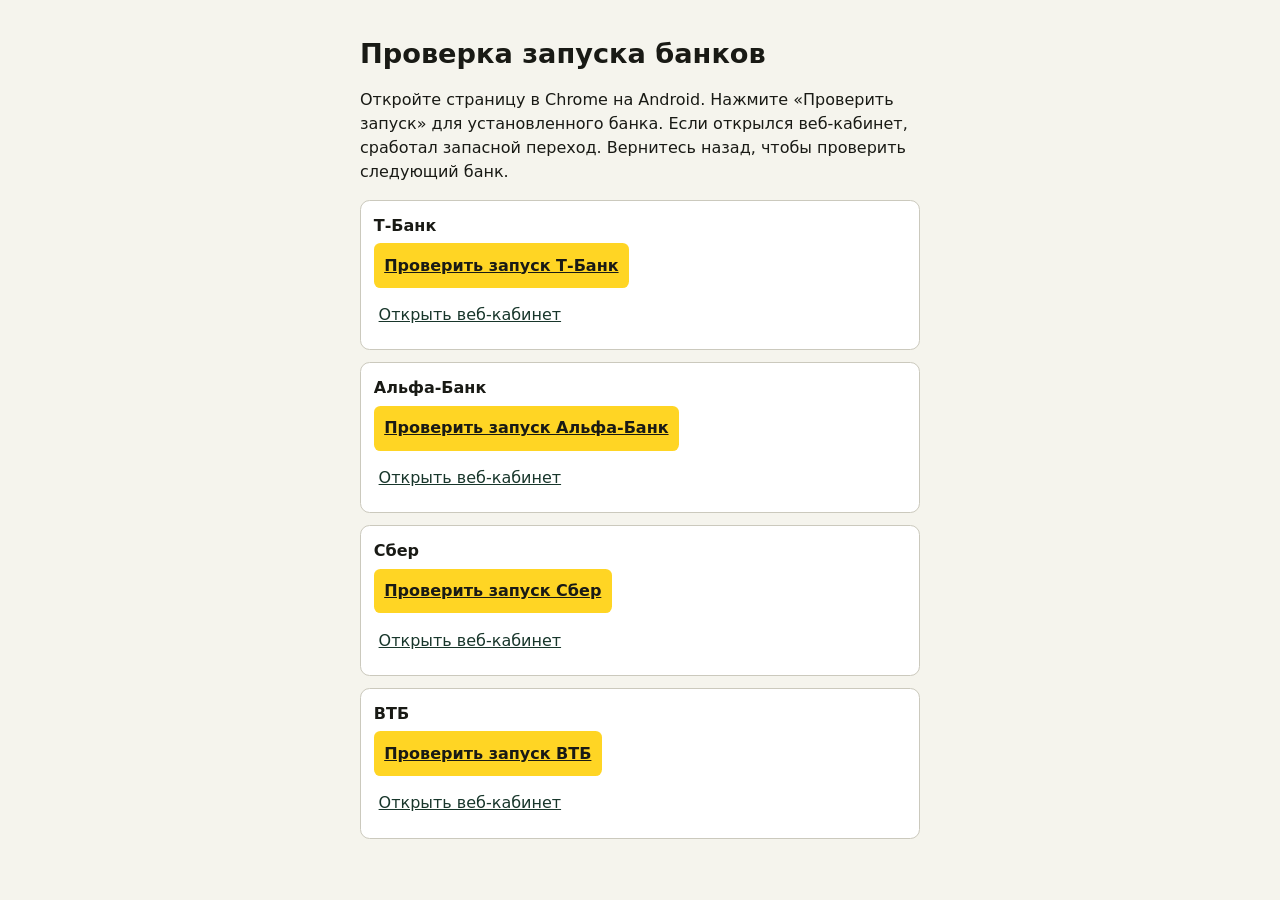
<file: android-bank-test.html>
<!doctype html>
<html lang="ru"><meta charset="utf-8"><meta name="viewport" content="width=device-width,initial-scale=1">
<title>Проверка запуска банков на Android</title>
<style>
body{margin:0;background:#f5f4ed;color:#191a15;font:16px/1.5 system-ui,sans-serif}
main{max-width:35rem;margin:auto;padding:1.25rem}h1{font-size:1.7rem;line-height:1.15}
ul{padding:0;list-style:none;display:grid;gap:.75rem}li{background:white;border:1px solid #cbc9bd;border-radius:.6rem;padding:.8rem;display:grid;gap:.35rem}
a{color:#18362b;width:fit-content;padding:.6rem .3rem}.launch{background:#ffd524;color:#191a15;border-radius:.4rem;padding:.65rem;font-weight:700}
</style><main><h1>Проверка запуска банков</h1>
<p>Откройте страницу в Chrome на Android. Нажмите «Проверить запуск» для установленного банка. Если открылся веб-кабинет, сработал запасной переход. Вернитесь назад, чтобы проверить следующий банк.</p>
<ul><li><strong>Т-Банк</strong><a class="launch" href="intent://#Intent;package=com.idamob.tinkoff.android;S.browser_fallback_url=https%3A%2F%2Fwww.tbank.ru%2Fmybank%2F;end">Проверить запуск Т-Банк</a><a href="https://www.tbank.ru/mybank/" rel="noreferrer">Открыть веб-кабинет</a></li><li><strong>Альфа-Банк</strong><a class="launch" href="intent://#Intent;package=ru.alfabank.mobile.android;S.browser_fallback_url=https%3A%2F%2Fweb.alfabank.ru%2F;end">Проверить запуск Альфа-Банк</a><a href="https://web.alfabank.ru/" rel="noreferrer">Открыть веб-кабинет</a></li><li><strong>Сбер</strong><a class="launch" href="intent://#Intent;package=ru.sberbankmobile;S.browser_fallback_url=https%3A%2F%2Fonline.sberbank.ru%2F;end">Проверить запуск Сбер</a><a href="https://online.sberbank.ru/" rel="noreferrer">Открыть веб-кабинет</a></li><li><strong>ВТБ</strong><a class="launch" href="intent://#Intent;package=ru.vtb24.mobilebanking.android;S.browser_fallback_url=https%3A%2F%2Fonline.vtb.ru%2F;end">Проверить запуск ВТБ</a><a href="https://online.vtb.ru/" rel="noreferrer">Открыть веб-кабинет</a></li></ul></main></html>
</file>
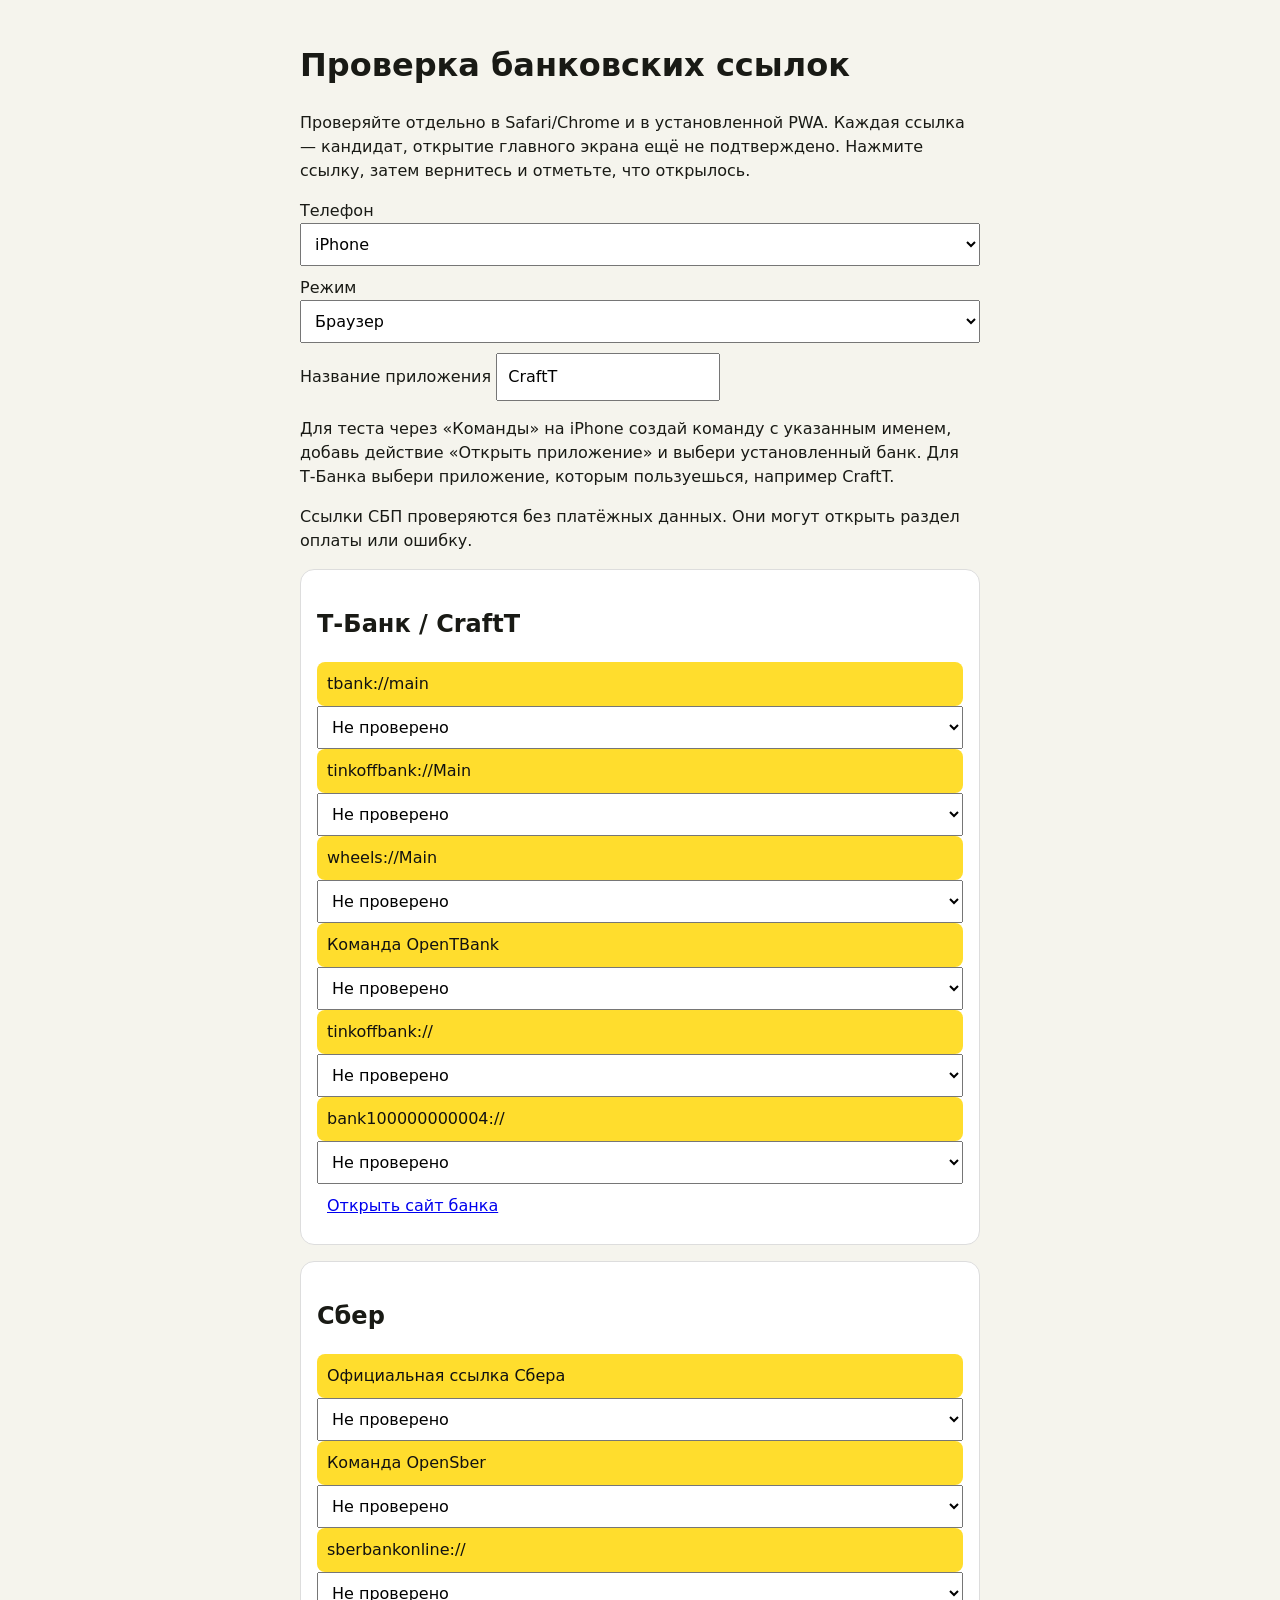
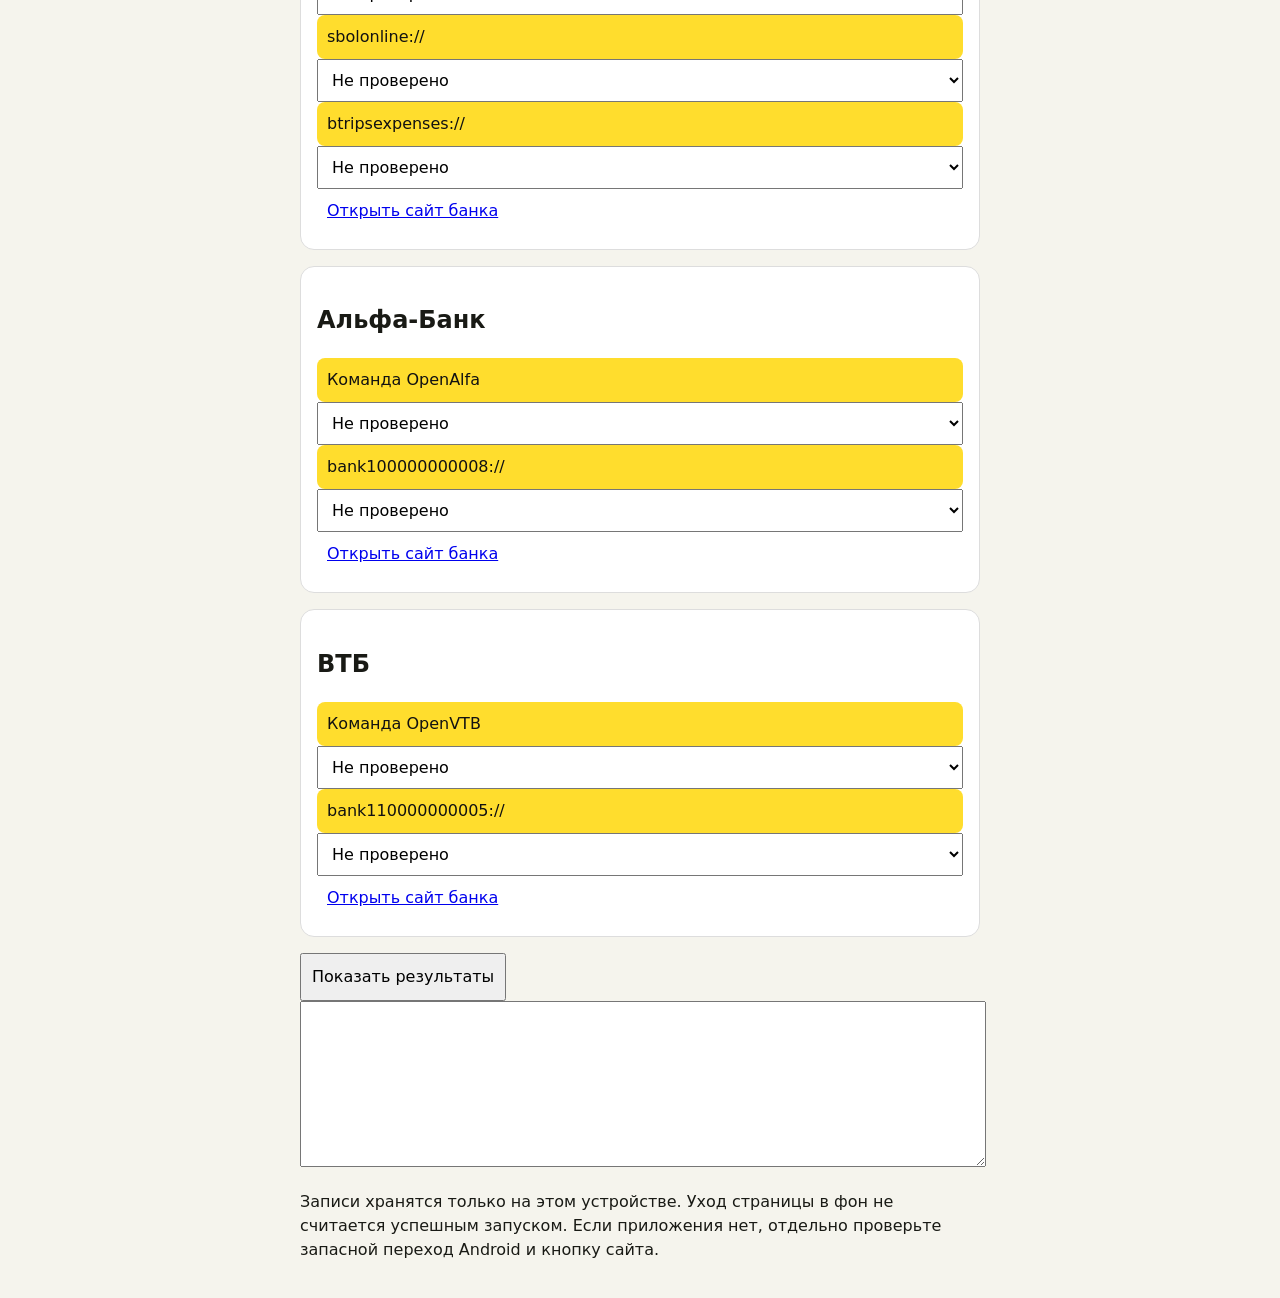
<file: bank-link-test.html>
<!doctype html><html lang="ru"><meta charset="utf-8"><meta name="viewport" content="width=device-width,initial-scale=1"><title>Проверка банковских ссылок</title>
<style>body{font:16px/1.5 system-ui;background:#f5f4ed;color:#191a15;margin:0}main{max-width:680px;margin:auto;padding:20px}article{background:white;border:1px solid #ddd;border-radius:14px;padding:16px;margin:16px 0}a,button,select,input{font:inherit;padding:10px;max-width:100%;box-sizing:border-box}a{display:block;overflow-wrap:anywhere}button{cursor:pointer}label{display:block;margin:10px 0}code{overflow-wrap:anywhere}textarea{width:100%;min-height:160px}small{display:block} .launch{background:#ffdd2d;color:#111;border-radius:8px;text-decoration:none}select{width:100%}</style>
<main><h1>Проверка банковских ссылок</h1><p>Проверяйте отдельно в Safari/Chrome и в установленной PWA. Каждая ссылка — кандидат, открытие главного экрана ещё не подтверждено. Нажмите ссылку, затем вернитесь и отметьте, что открылось.</p>
<label>Телефон <select id="platform"><option value="ios">iPhone</option><option value="android">Android</option></select></label>
<label>Режим <select id="mode"><option>Браузер</option><option>PWA с главного экрана</option></select></label>
<label>Название приложения <input id="appName" value="CraftT" maxlength="80"></label>
<p id="shortcutHelp" hidden>Для теста через «Команды» на iPhone создай команду с указанным именем, добавь действие «Открыть приложение» и выбери установленный банк. Для Т‑Банка выбери приложение, которым пользуешься, например CraftT.</p>
<p>Ссылки СБП проверяются без платёжных данных. Они могут открыть раздел оплаты или ошибку.</p>
<div id="links"></div>
<button id="export">Показать результаты</button><textarea id="report" aria-label="Результаты" readonly></textarea>
<p>Записи хранятся только на этом устройстве. Уход страницы в фон не считается успешным запуском. Если приложения нет, отдельно проверьте запасной переход Android и кнопку сайта.</p>
</main><script>
const banks=[
{id:'tbank',name:'Т-Банк / CraftT',pkg:'com.idamob.tinkoff.android',web:'https://www.tbank.ru/login/',shortcut:'OpenTBank',direct:['tbank://main','tinkoffbank://Main','wheels://Main'],links:['tinkoffbank://Main','tinkoffbank://','bank100000000004://']},
{id:'sber',name:'Сбер',pkg:'ru.sberbankmobile',web:'https://online.sberbank.ru/',shortcut:'OpenSber',official:'https://v.sber.ru/sms/forlifestyle?from=siteteaser',links:['sberbankonline://','sbolonline://','btripsexpenses://']},
{id:'alfa',name:'Альфа-Банк',pkg:'ru.alfabank.mobile.android',web:'https://web.alfabank.ru/',shortcut:'OpenAlfa',links:['bank100000000008://']},
{id:'vtb',name:'ВТБ',pkg:'ru.vtb24.mobilebanking.android',web:'https://online.vtb.ru/',shortcut:'OpenVTB',links:['bank110000000005://']}];
const $=id=>document.getElementById(id);let records=[];try{records=JSON.parse(localStorage.getItem('bank-link-results-v1')||'[]');if(!Array.isArray(records))records=[]}catch{}
function intent(url,bank){const i=url.indexOf('://');return `intent://${url.slice(i+3)}#Intent;scheme=${url.slice(0,i)};package=${bank.pkg};S.browser_fallback_url=${encodeURIComponent(bank.web)};end`}
function probes(bank, android) {
  const links = (bank.direct || []).map(url => [url, url]);
  if (bank.official) links.push(['Официальная ссылка Сбера', bank.official]);
  if (!android) links.push([`Команда ${bank.shortcut}`, `shortcuts://run-shortcut?name=${bank.shortcut}`]);
  for (const url of bank.links) {
    if (android && bank.id === 'sber' && url !== 'sberbankonline://') continue;
    if (!android && (bank.direct || []).includes(url)) continue;
    links.push(android ? [`Android Intent · ${url}`, intent(url, bank)] : [url, url]);
  }
  return links;
}

function show() {
  const platform = $('platform').value;
  const android = platform === 'android';
  $('shortcutHelp').hidden = android;
  const box = $('links');
  box.replaceChildren();
  for (const bank of banks) {
    const article = document.createElement('article');
    const title = document.createElement('h2');
    title.textContent = bank.name;
    article.append(title);
    for (const [label, url] of probes(bank, android)) {
      const link = document.createElement('a');
      link.className = 'launch';
      link.textContent = label;
      link.href = url;
      if (url.startsWith('https:')) {
        link.target = '_blank';
        link.rel = 'noopener noreferrer';
      }
      const result = document.createElement('select');
      result.setAttribute('aria-label', 'Результат: ' + label);
      for (const text of ['Не проверено','Открылась главная банка','Открылся вход в приложение','Открылся другой экран / ошибка приложения','Открылся сайт','Ничего не открылось / системная ошибка']) {
        result.add(new Option(text, text));
      }
      let pending;
      link.onclick = () => {
        result.selectedIndex = 0;
        pending = {bank:bank.id,url,platform,mode:$('mode').value,app:$('appName').value,time:new Date().toISOString()};
      };
      result.onchange = () => {
        if (!pending || result.selectedIndex === 0) return;
        records.push({...pending,result:result.value});
        try { localStorage.setItem('bank-link-results-v1', JSON.stringify(records)); } catch {}
      };
      article.append(link, result);
    }
    const web = document.createElement('a');
    web.href = bank.web;
    web.textContent = 'Открыть сайт банка';
    article.append(web);
    box.append(article);
  }
}
$('platform').value=/Android/i.test(navigator.userAgent)?'android':'ios';$('platform').onchange=show;$('export').onclick=()=>{$('report').value=JSON.stringify({userAgent:navigator.userAgent,displayMode:matchMedia('(display-mode: standalone)').matches?'standalone':'browser',records},null,2)};show();
</script></html>
</file>
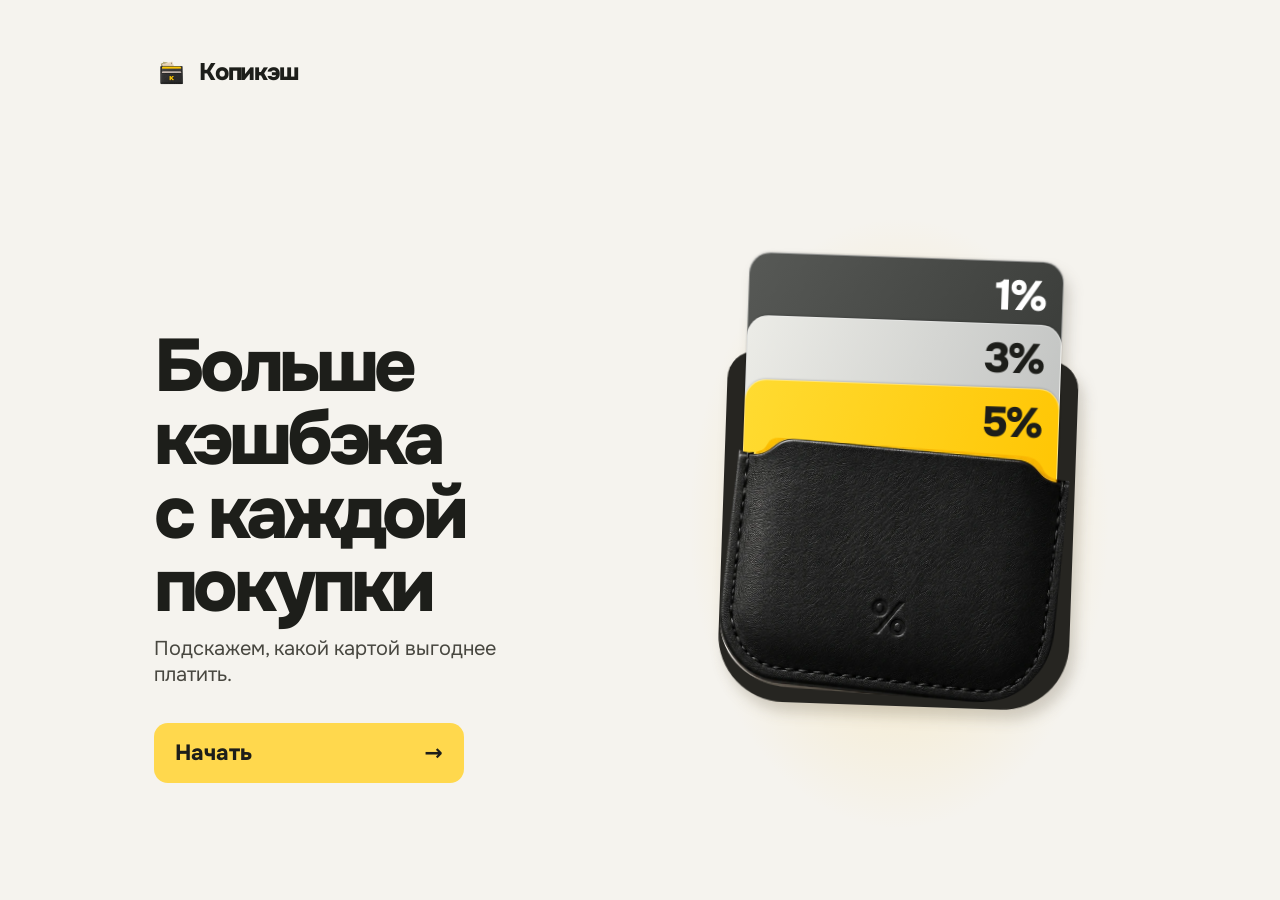
<file: welcome.html>
<!doctype html>
<html lang="ru">
<meta charset="utf-8">
<meta name="viewport" content="width=device-width,initial-scale=1,viewport-fit=cover">
<title>Копикэш — больше кэшбэка</title>
<link rel="stylesheet" href="/static/tokens.css">
<style>
:root {
  --paper:#F5F3EE; --ink:#1D1E1A; --yellow:#FFD84D;
  --glow:.32; --lift:8%; --shine-time:1100ms;
  font-family:Onest,system-ui,sans-serif; color:var(--ink); background:var(--paper);
}
* {box-sizing:border-box}
body {margin:0}
button {font:inherit;color:inherit;cursor:pointer}
button:focus-visible {outline:3px solid #815500;outline-offset:5px}
main {max-width:480px;margin:auto;min-height:100svh;padding:clamp(20px,4vh,40px) 24px max(22px,env(safe-area-inset-bottom));display:flex;flex-direction:column;gap:clamp(12px,2.5vh,26px)}
.brand {display:flex;align-items:center;gap:9px;font-size:24px;font-weight:800;letter-spacing:-1.2px}
.mark {position:relative;width:26px;height:28px;display:inline-block}
.mark::before,.mark::after {content:'';position:absolute;width:16px;height:22px;top:1px;left:9px;border-radius:3px;background:#E6B423;transform:skewY(-15deg)}
.mark::after {top:5px;left:1px;background:var(--yellow);transform:skewY(8deg)}
h1 {font-size:clamp(34px,8.6vw,48px);line-height:.99;letter-spacing:-.062em;margin:10px 0 12px;font-weight:800}
p {font-size:clamp(16px,4.5vw,20px);line-height:1.32;margin:0;max-width:29ch;color:#484740}
.scene {flex:1;display:grid;place-items:center;position:relative;isolation:isolate;padding:14px 0}
.scene::before {content:'';position:absolute;inset:12% 1% 0;background:radial-gradient(ellipse,#f6c94a,transparent 67%);opacity:var(--glow);z-index:-1}
.wallet {width:min(76%,32svh,310px);aspect-ratio:650/840;position:relative;transform:rotate(2deg);filter:drop-shadow(6px 10px 7px #382d1d32);container-type:inline-size}
.back {position:absolute;inset:23% 0 0;background:#262521;border-radius:8% 8% 19% 19%}
.card {position:absolute;left:5%;width:90%;height:46%;border-radius:6cqw;border:1px solid #ffffff65;padding:2% 5%;text-align:right;font-size:12cqw;font-weight:800;letter-spacing:-.06em;overflow:hidden;box-shadow:0 -1px 2px #0002;animation:deal 760ms cubic-bezier(.17,.85,.23,1) backwards;transition:translate 400ms}
.charcoal {top:1%;background:linear-gradient(120deg,#575956,#363835);color:#fff;animation-delay:80ms}
.silver {top:15%;background:linear-gradient(110deg,#ecece7,#bdbfbe);animation-delay:170ms}
.gold {top:29%;background:linear-gradient(105deg,#ffdb31,#ffc400);animation-delay:260ms}
.gold::after {content:'';position:absolute;inset:-30%;background:linear-gradient(108deg,transparent 38%,#fff8 49%,transparent 60%);transform:translateX(-110%);animation:shine var(--shine-time) ease-out 800ms}
.pocket {position:absolute;inset:0;width:100%;height:100%;pointer-events:none}
@keyframes deal {from {transform:translateY(44%)}}
@keyframes shine {to {transform:translateX(110%)}}
@media (hover:hover) {.wallet:hover .gold {translate:0 calc(-1 * var(--lift))}}
.action {background:var(--yellow);font-weight:750;display:flex;align-items:center;justify-content:space-between;width:100%;border:0;border-radius:14px;padding:16px 21px;font-size:22px;transition:box-shadow .25s,transform .2s}
.action:hover {box-shadow:0 4px 22px #f1bd0044}
.action:active {transform:scale(.985)}
dialog {color:var(--ink);background:var(--paper);border:0;border-radius:20px;padding:26px;width:min(90vw,360px);box-shadow:0 20px 90px #0003}
dialog::backdrop {background:#16161070}
dialog h2 {margin:0 0 12px;font-size:26px;letter-spacing:-.04em}
dialog p {margin:0 0 24px}
@media (min-width:760px) {
 main {max-width:1100px;display:grid;grid-template-columns:1fr 1fr;grid-template-rows:auto 1fr auto;min-height:min(100svh,900px);padding:6vh 5vw;column-gap:5vw}
 .brand {grid-column:1/-1} header {align-self:end} h1 {font-size:clamp(50px,5.8vw,82px)}
 .scene {grid-column:2;grid-row:2/4} .wallet {width:min(90%,39svh,355px)}
 main>.action {max-width:310px;align-self:start;margin:12px 0 7vh}
}
@media (prefers-reduced-motion:reduce) {*,*::before,*::after {animation:none!important;transition:none!important} .wallet:hover .gold {translate:none}}
</style>
<main>
  <div class="brand"><img class="brand-logo" src="/static/kopicash-logo.png" width="36" height="36" alt="" decoding="async">Копикэш</div>
  <header><h1>Больше кэшбэка<br>с каждой покупки</h1><p>Подскажем, какой картой выгоднее платить.</p></header>
  <div class="scene" role="img" aria-label="Чёрный кошелёк с тремя картами. На передней жёлтой карте самый высокий кэшбэк — 5 процентов.">
    <div class="wallet" aria-hidden="true">
      <div class="back"></div>
      <div class="card charcoal">1%</div>
      <div class="card silver">3%</div>
      <div class="card gold">5%</div>
      <svg class="pocket" viewBox="0 0 650 840" preserveAspectRatio="none">
        <defs><clipPath id="edge"><path d="M26 377 Q45 385 65 377 Q73 375 79 363 Q85 351 103 352 L553 370 Q578 371 588 389 Q596 409 621 412 L640 414 L622 687 Q619 743 589 777 Q557 820 506 826 Q487 830 451 827 L132 813 Q78 810 43 779 Q4 746 2 691 Q1 664 4 633 Z"/></clipPath></defs>
        <image x="0" y="345" width="650" height="495" preserveAspectRatio="none" clip-path="url(#edge)" href="[data-uri]"/>
      </svg>
    </div>
  </div>
  <button class="action" id="start" type="button">Начать <span aria-hidden="true">→</span></button>
</main>
<script>
document.querySelector('#start').addEventListener('click', () => {
  if (window.frameElement) window.frameElement.dispatchEvent(new Event('start-wallet'));
  else window.location.assign('/');
});
</script>
</html>
</file>
<file: static/tokens.css>
/* Onest Variable, SIL OFL. Atlas palette + unified tokens. */
@font-face {
  font-family: Onest;
  font-style: normal;
  font-weight: 400 800;
  font-display: swap;
  src: url("/static/fonts/onest-cyrillic.woff2") format("woff2");
  /* Cyrillic + ё (U+0451); amounts use U+20BD from latin-ext file */
  unicode-range: U+0301, U+0400-045F, U+0451, U+0490-0491, U+04B0-04B1, U+2116;
}
@font-face {
  font-family: Onest;
  font-style: normal;
  font-weight: 400 800;
  font-display: swap;
  src: url("/static/fonts/onest-latin.woff2") format("woff2");
  unicode-range: U+0000-00FF, U+0131, U+0152-0153, U+02BB-02BC, U+02C6, U+02DA, U+02DC, U+0304, U+0308, U+0329, U+2000-206F, U+20AC, U+2122, U+2191, U+2193, U+2212, U+2215, U+FEFF, U+FFFD;
}
@font-face {
  font-family: Onest;
  font-style: normal;
  font-weight: 400 800;
  font-display: swap;
  src: url("/static/fonts/onest-latin-ext.woff2") format("woff2");
  /* U+20BD ₽ and currency symbols */
  unicode-range: U+0100-02AF, U+0304, U+0308, U+0329, U+1E00-1E9F, U+1EF2-1EFF, U+2020, U+20A0-20AB, U+20AD-20C0, U+2113, U+2C60-2C7F, U+A720-A7FF;
}

:root {
  --bg: #f7f4ec;
  --paper: #f7f4ec;
  --sheet: #fffcf6;
  --surface: #fffcf6;
  --ink: #171817;
  --quiet: #5d5a51;
  --muted: #5d5a51;
  --line: #ded9cb;
  --accent: #ffdd2d;
  --accent-ink: #1d1e1a;
  --yellow: #ffdd2d;
  --sun: #ffdd2d;
  --graphite: #171817;
  --graphite-ink: #fffcf6;
  --card: #171817;
  --danger: #a22624;
  --red: #a22624;
  --green: #285a3a;
  --shadow: 0 14px 36px rgba(23, 24, 23, .12);
  --ease: cubic-bezier(.2, 0, 0, 1);
  --fan-ease: cubic-bezier(.2, 0, 0, 1);
  --fast: 220ms;
  --sheet-ms: 320ms;
  --space-1: 4px;
  --space-2: 8px;
  --space-3: 12px;
  --space-4: 16px;
  --space-5: 24px;
  --radius-sm: 8px;
  --radius-md: 13px;
  --radius-lg: 16px;
  --radius-xl: 24px;
  --touch: 44px;
  color-scheme: light;
  color: var(--ink);
  background: var(--bg);
  font-family: Onest, system-ui, sans-serif;
}

html[data-theme="dark"] {
  color-scheme: dark;
  --bg: #151613;
  --paper: #151613;
  --sheet: #22231f;
  --surface: #22231f;
  --ink: #f5f3ea;
  --quiet: #b7b3a8;
  --muted: #b7b3a8;
  --line: #34352f;
  --graphite: #0e0f0c;
  --graphite-ink: #f5f3ea;
  --card: #0e0f0c;
  --danger: #ff8f8a;
  --red: #ff8f8a;
  --shadow: 0 18px 40px rgba(0, 0, 0, .35);
}

html, body, button, input, select, textarea {
  font-family: Onest, system-ui, sans-serif;
}

.money, .tabular, .journal-money, .stat-primary strong, .carousel-position, .buy-amount, .advice-value {
  font-variant-numeric: tabular-nums;
}

/* Жёлтые primary-кнопки: текст всегда тёмный (в dark --ink светлый). */
:is(
  #openBuy,
  .add-button,
  .card-cashback-btn,
  .account-primary-btn,
  .buy-primary,
  #buyResults .pick,
  .calculate,
  #addRouteBank,
  #addDialog .confirm,
  .dialog-actions .confirm,
  #discardDialog .confirm,
  .cashback-dialog button.confirm:not(:disabled),
  .auth-form #authSubmit,
  #sessionGateRetry,
  .home-actions button:not(.ghost),
  #addCardForm .confirm,
  #planForm .confirm,
  #confirmCard,
  #saveReview
) {
  color: var(--accent-ink);
}

html[data-theme=dark] :is(
  #openBuy,
  .add-button,
  .card-cashback-btn,
  .account-primary-btn,
  .buy-primary,
  #buyResults .pick,
  .calculate,
  #addRouteBank,
  #addDialog .confirm,
  .dialog-actions .confirm,
  #discardDialog .confirm,
  .cashback-dialog button.confirm:not(:disabled),
  .auth-form #authSubmit,
  #sessionGateRetry,
  .home-actions button:not(.ghost),
  #addCardForm .confirm,
  #planForm .confirm,
  #confirmCard,
  #saveReview,
  .catalog-confirm .review-footer .confirm.is-ready
) {
  color: var(--accent-ink);
  text-shadow: none;
}

html[data-theme=dark] #accountPanel #showStatsBtn.account-primary-btn {
  box-shadow: 0 4px 14px rgba(0, 0, 0, .28);
}
</file>
